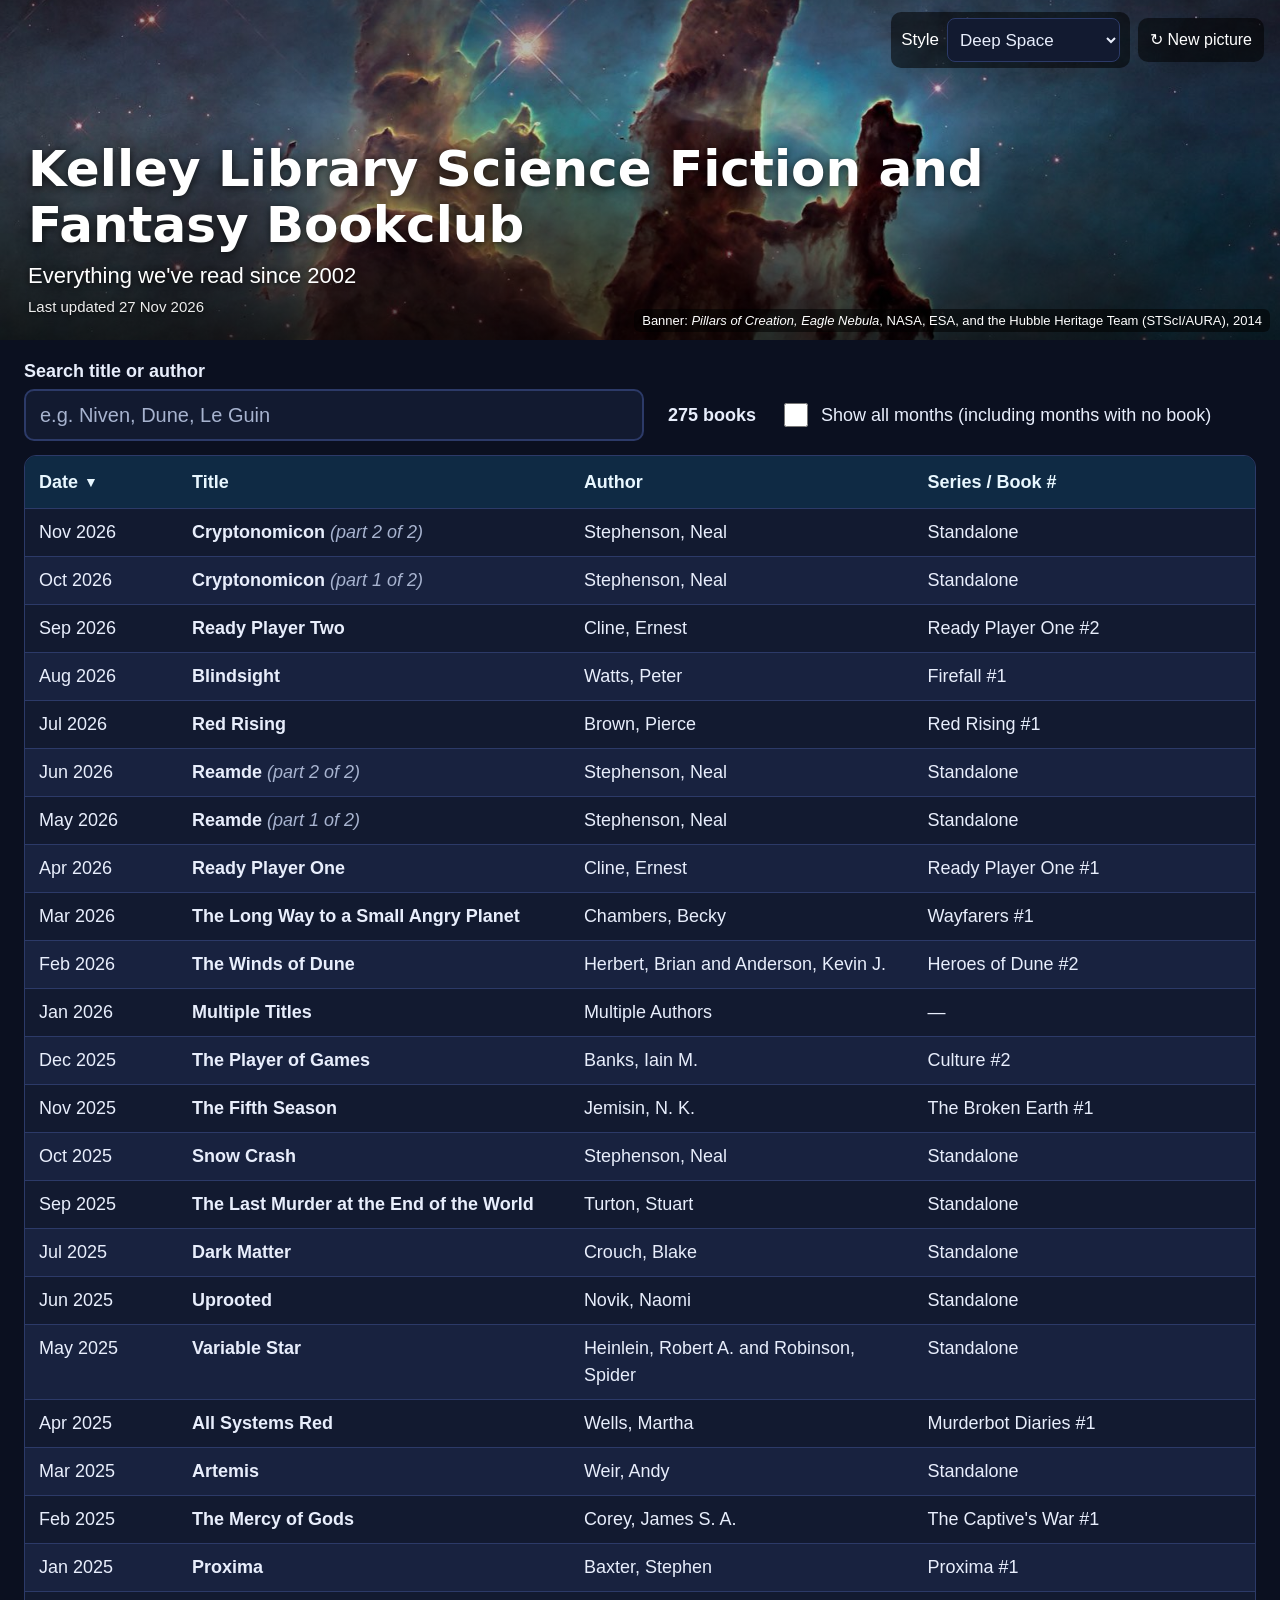
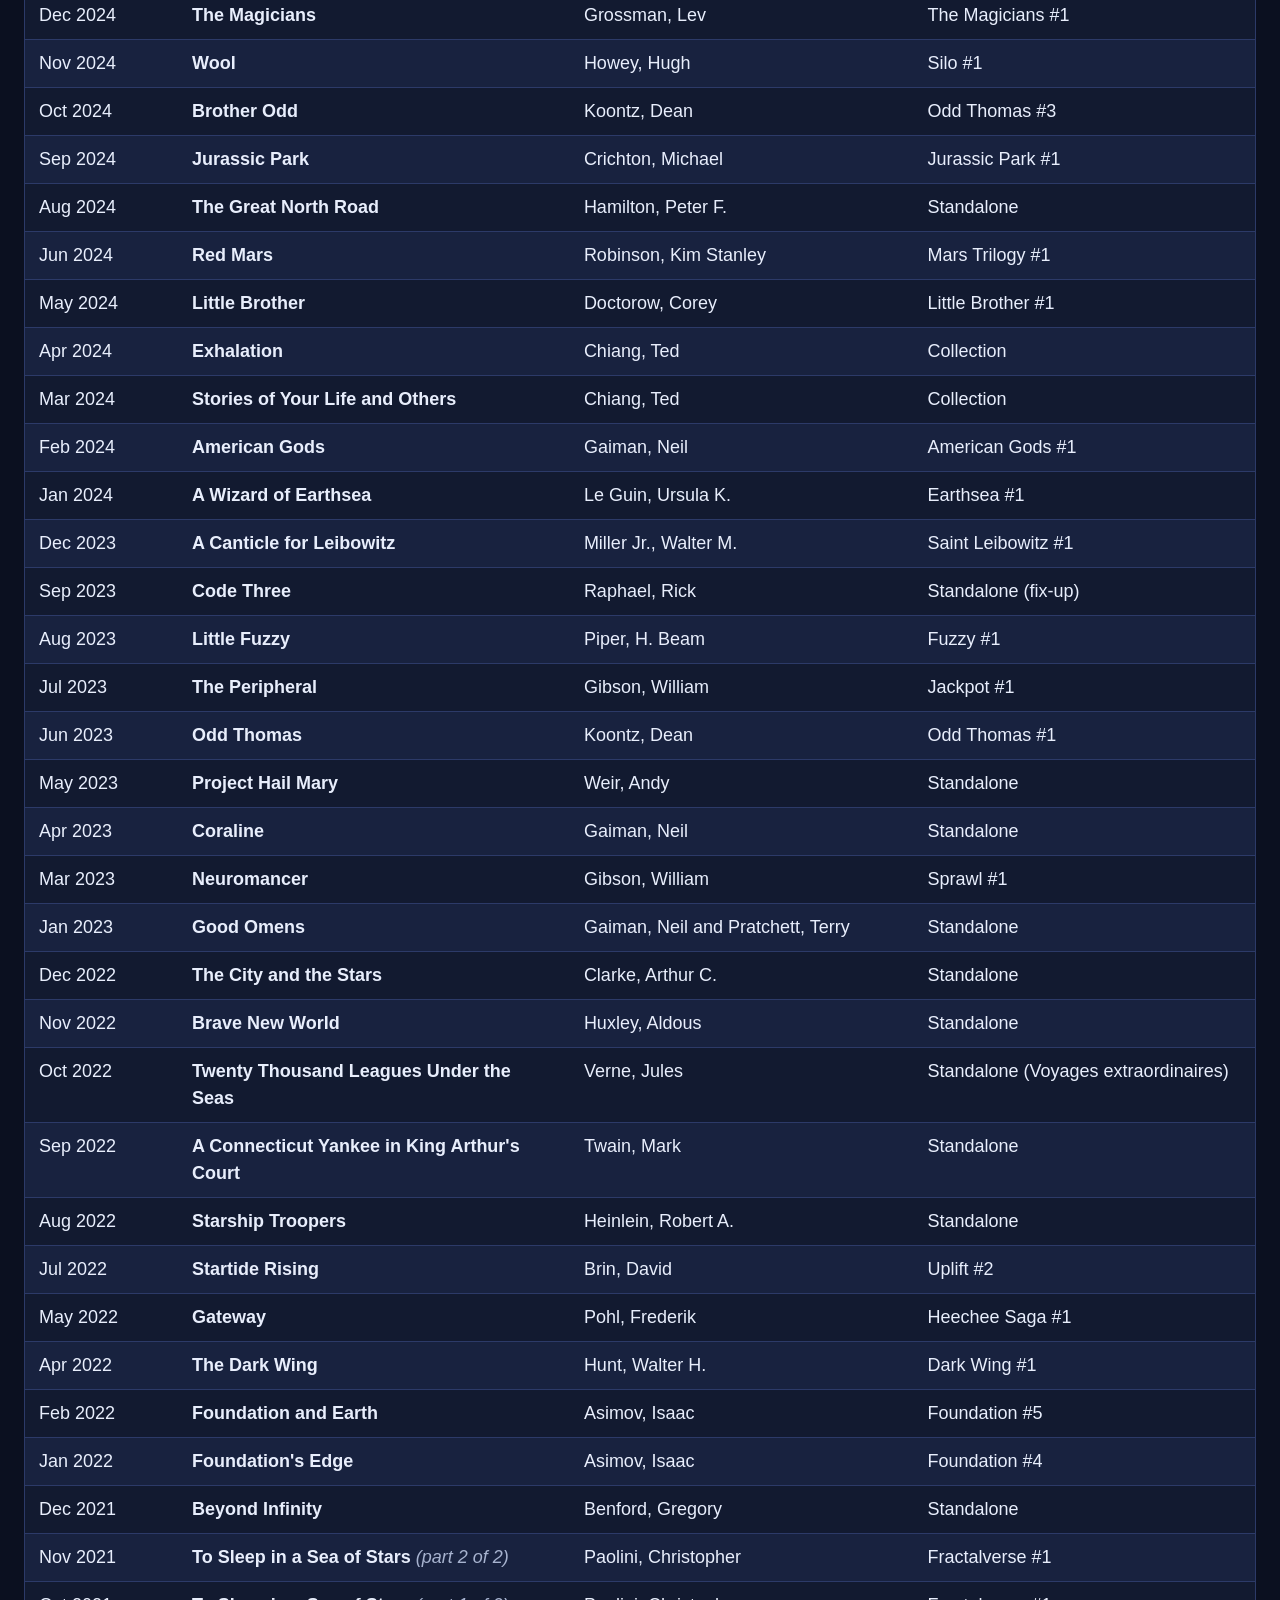
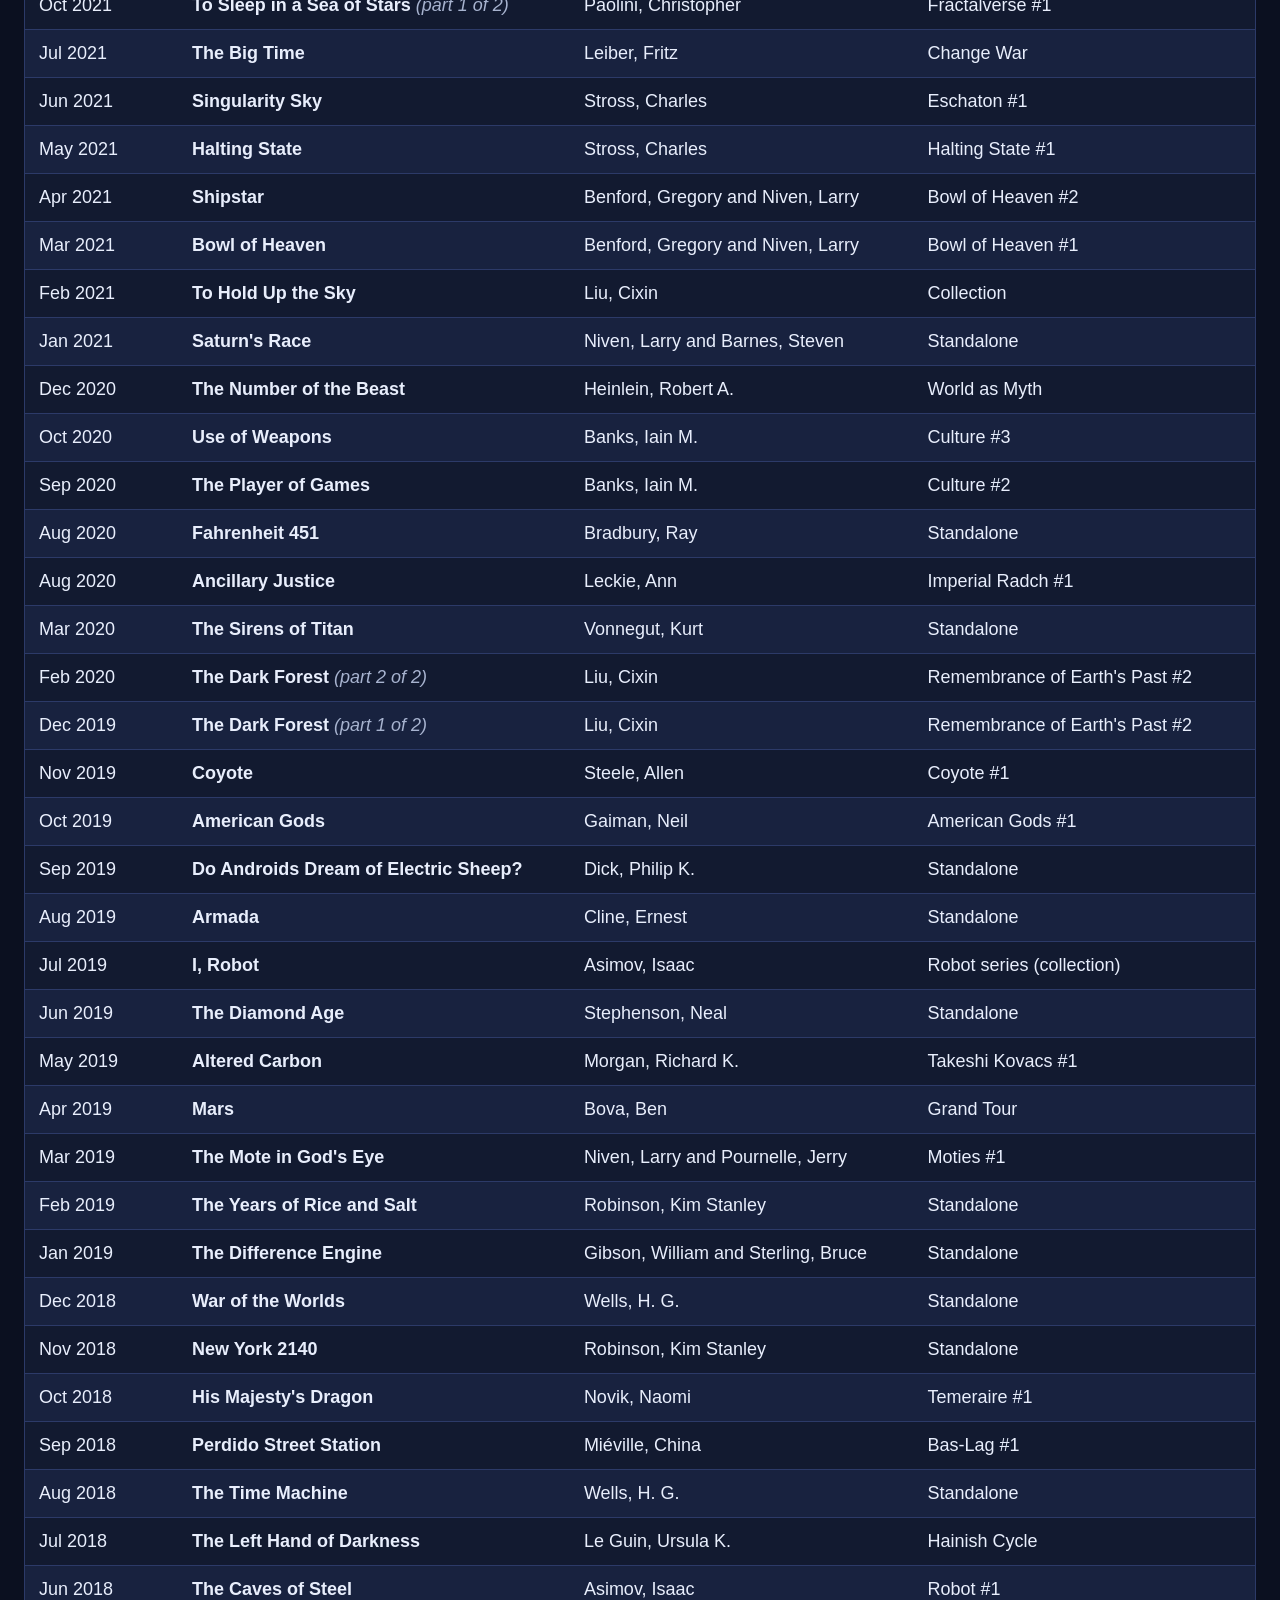
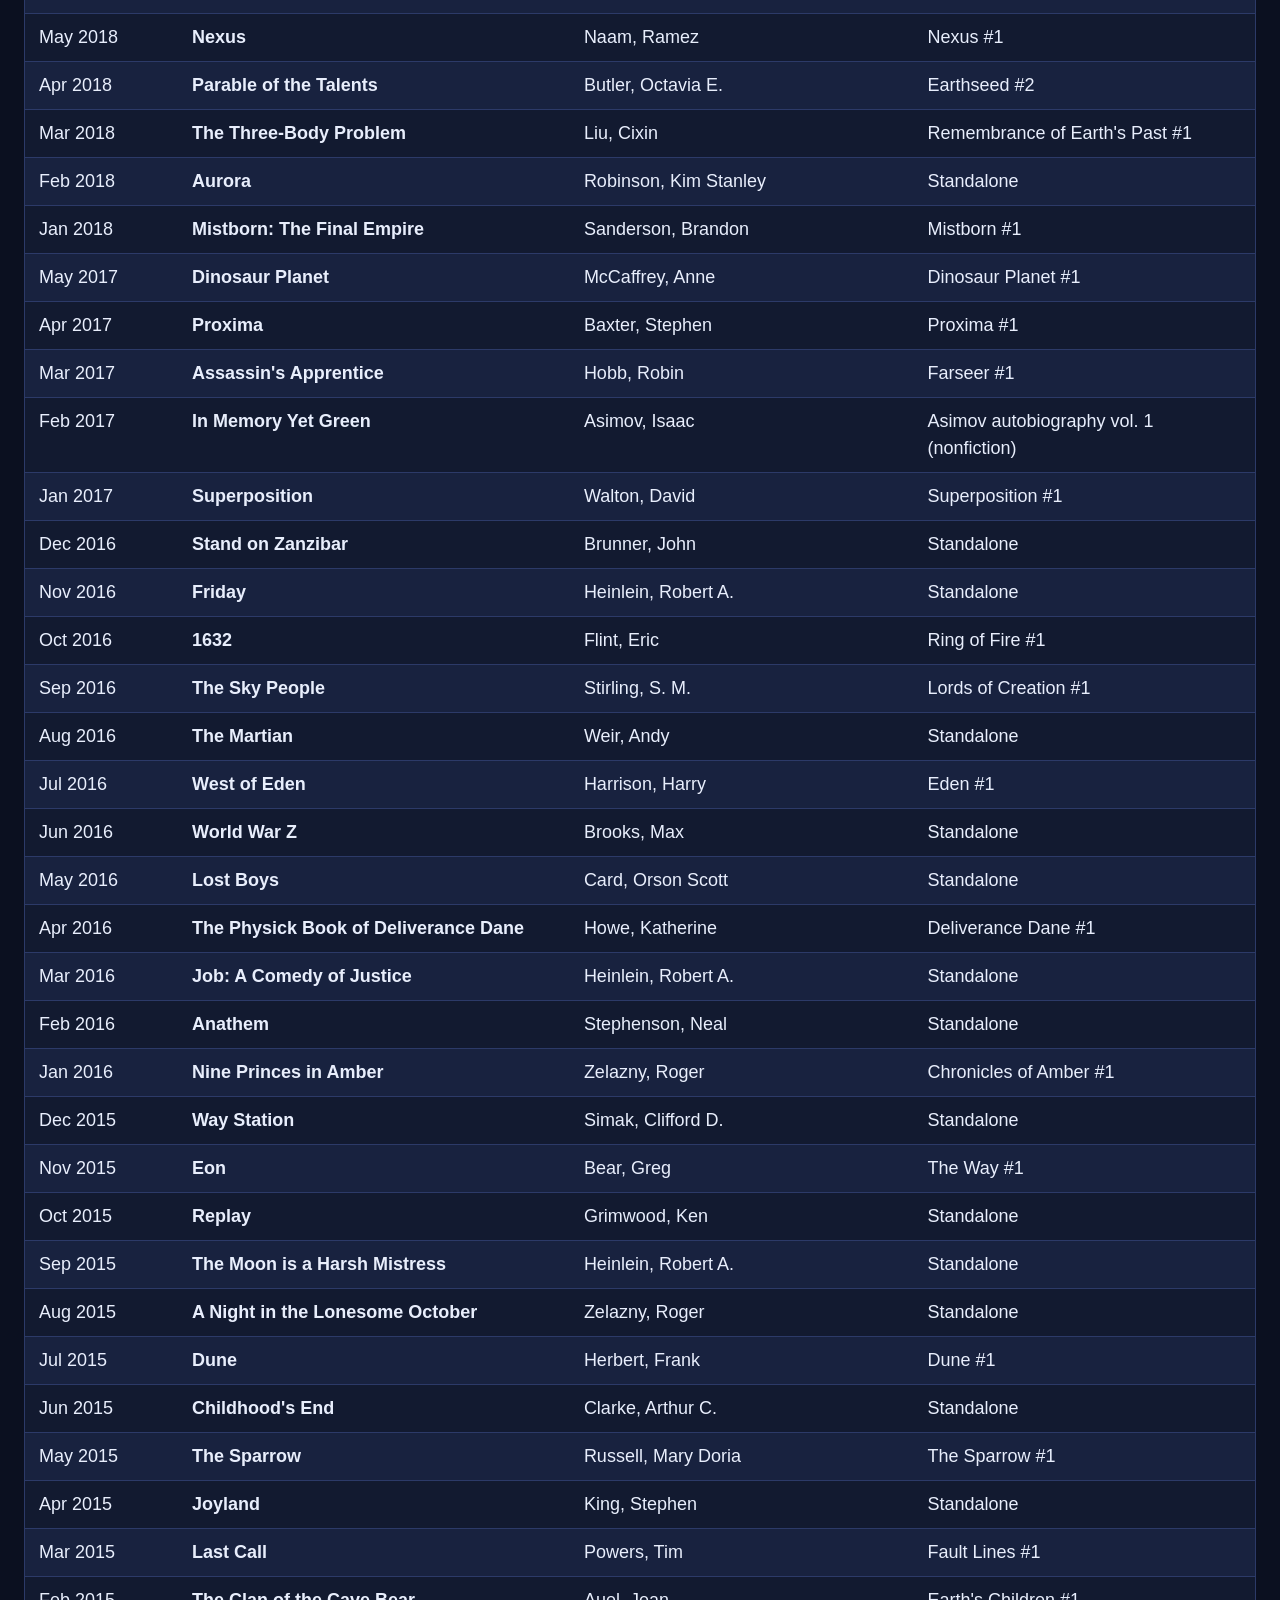
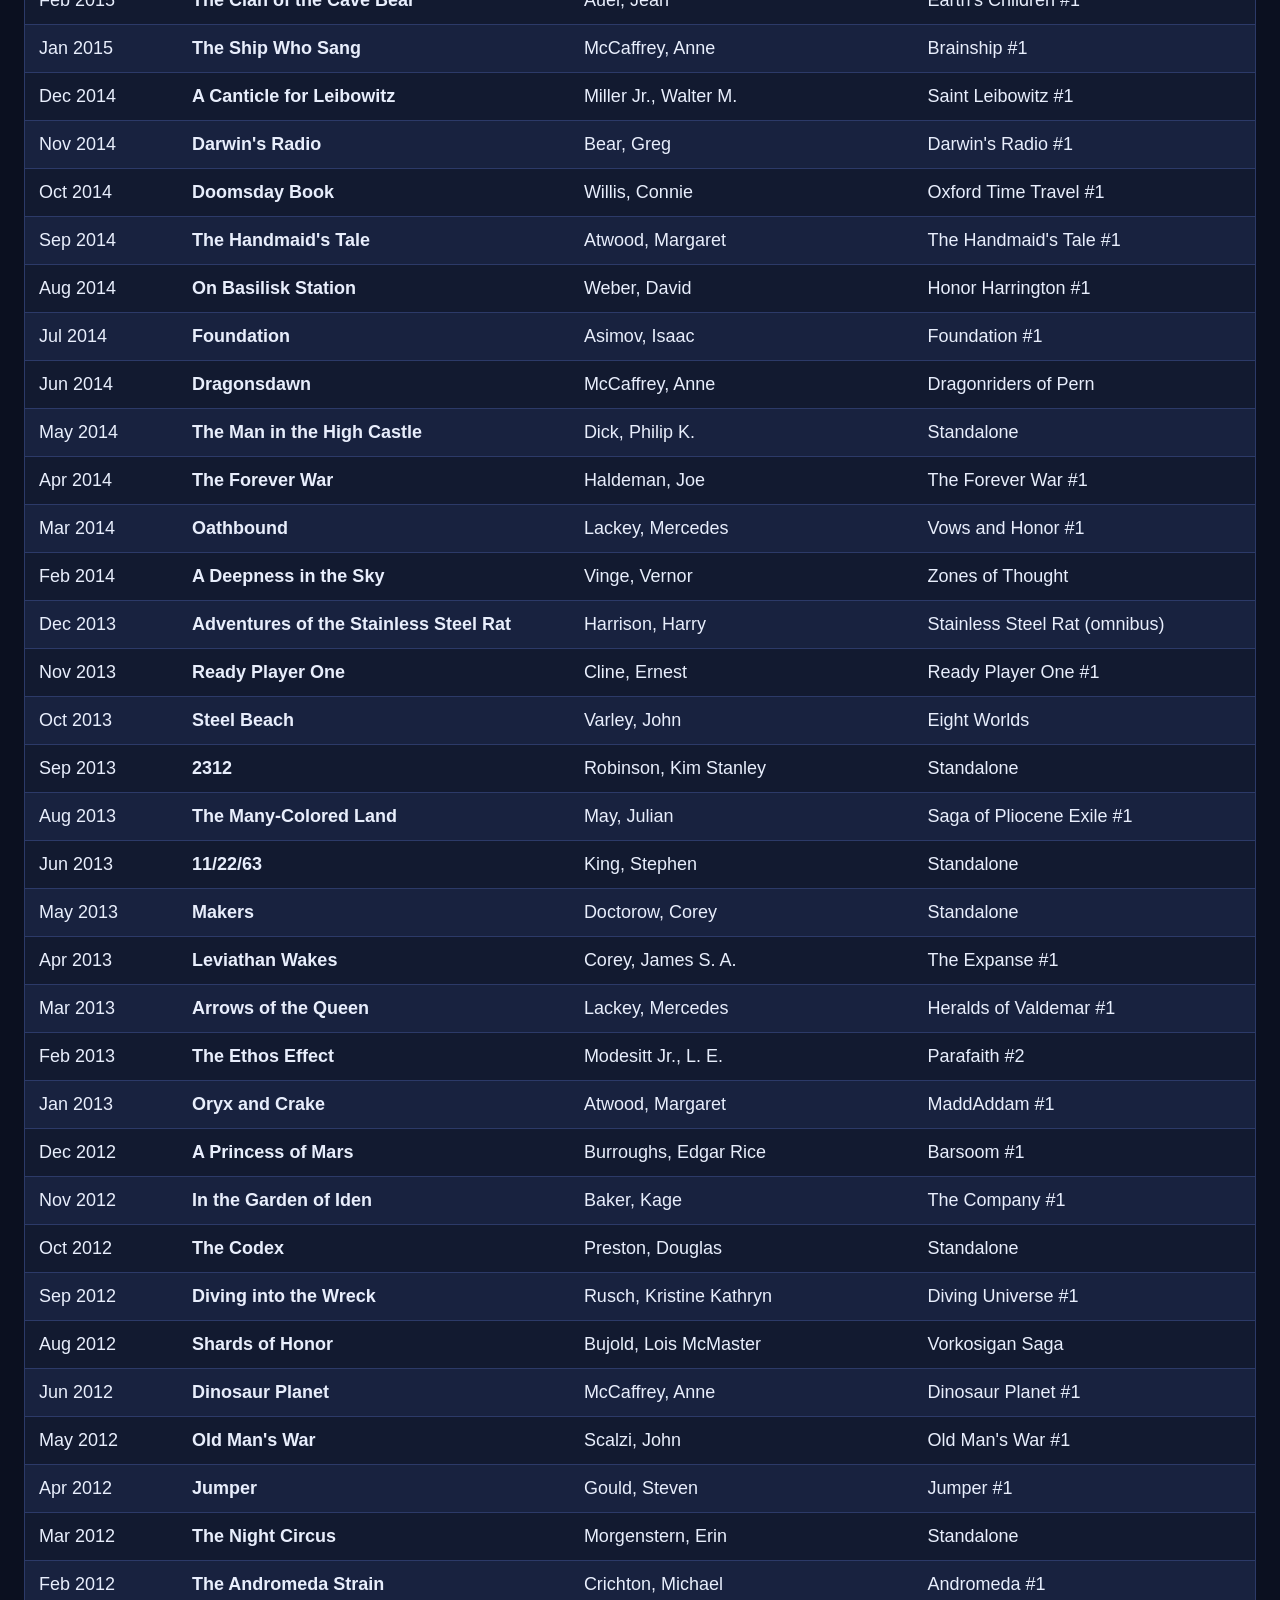
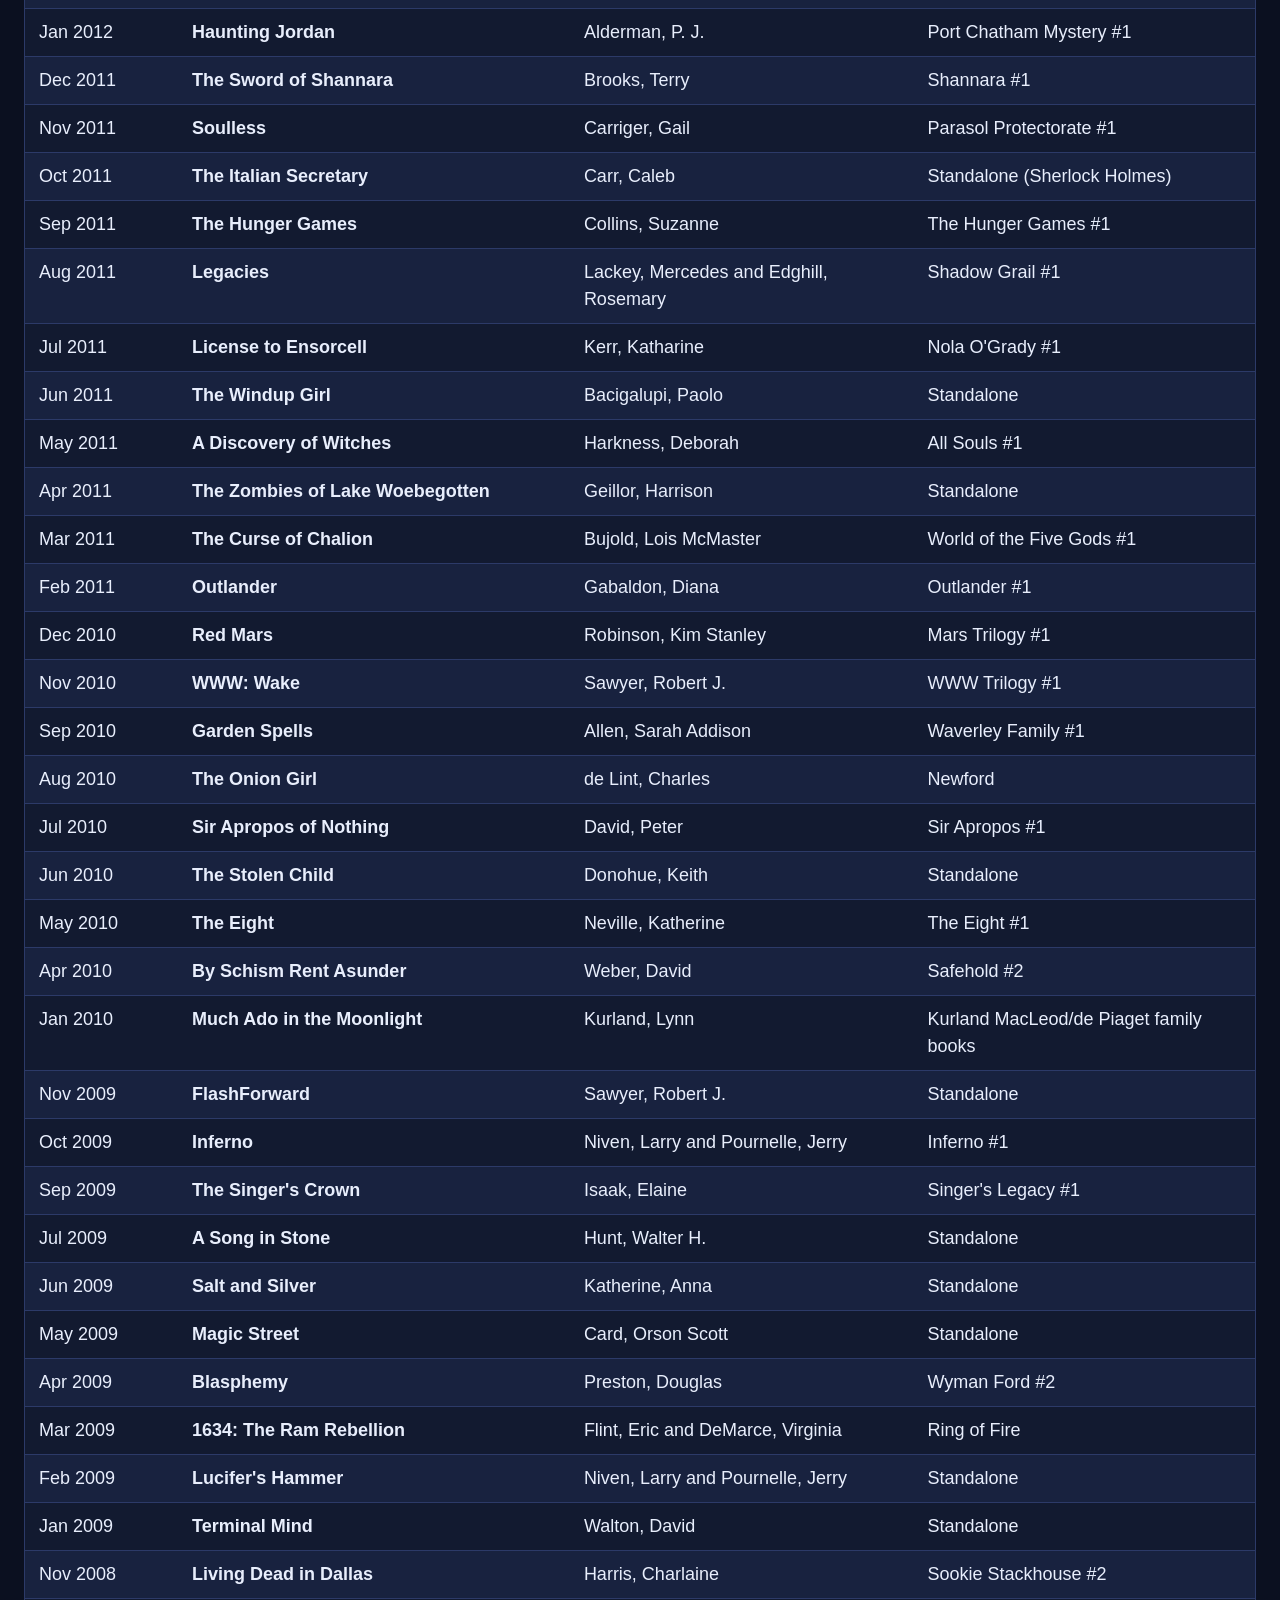
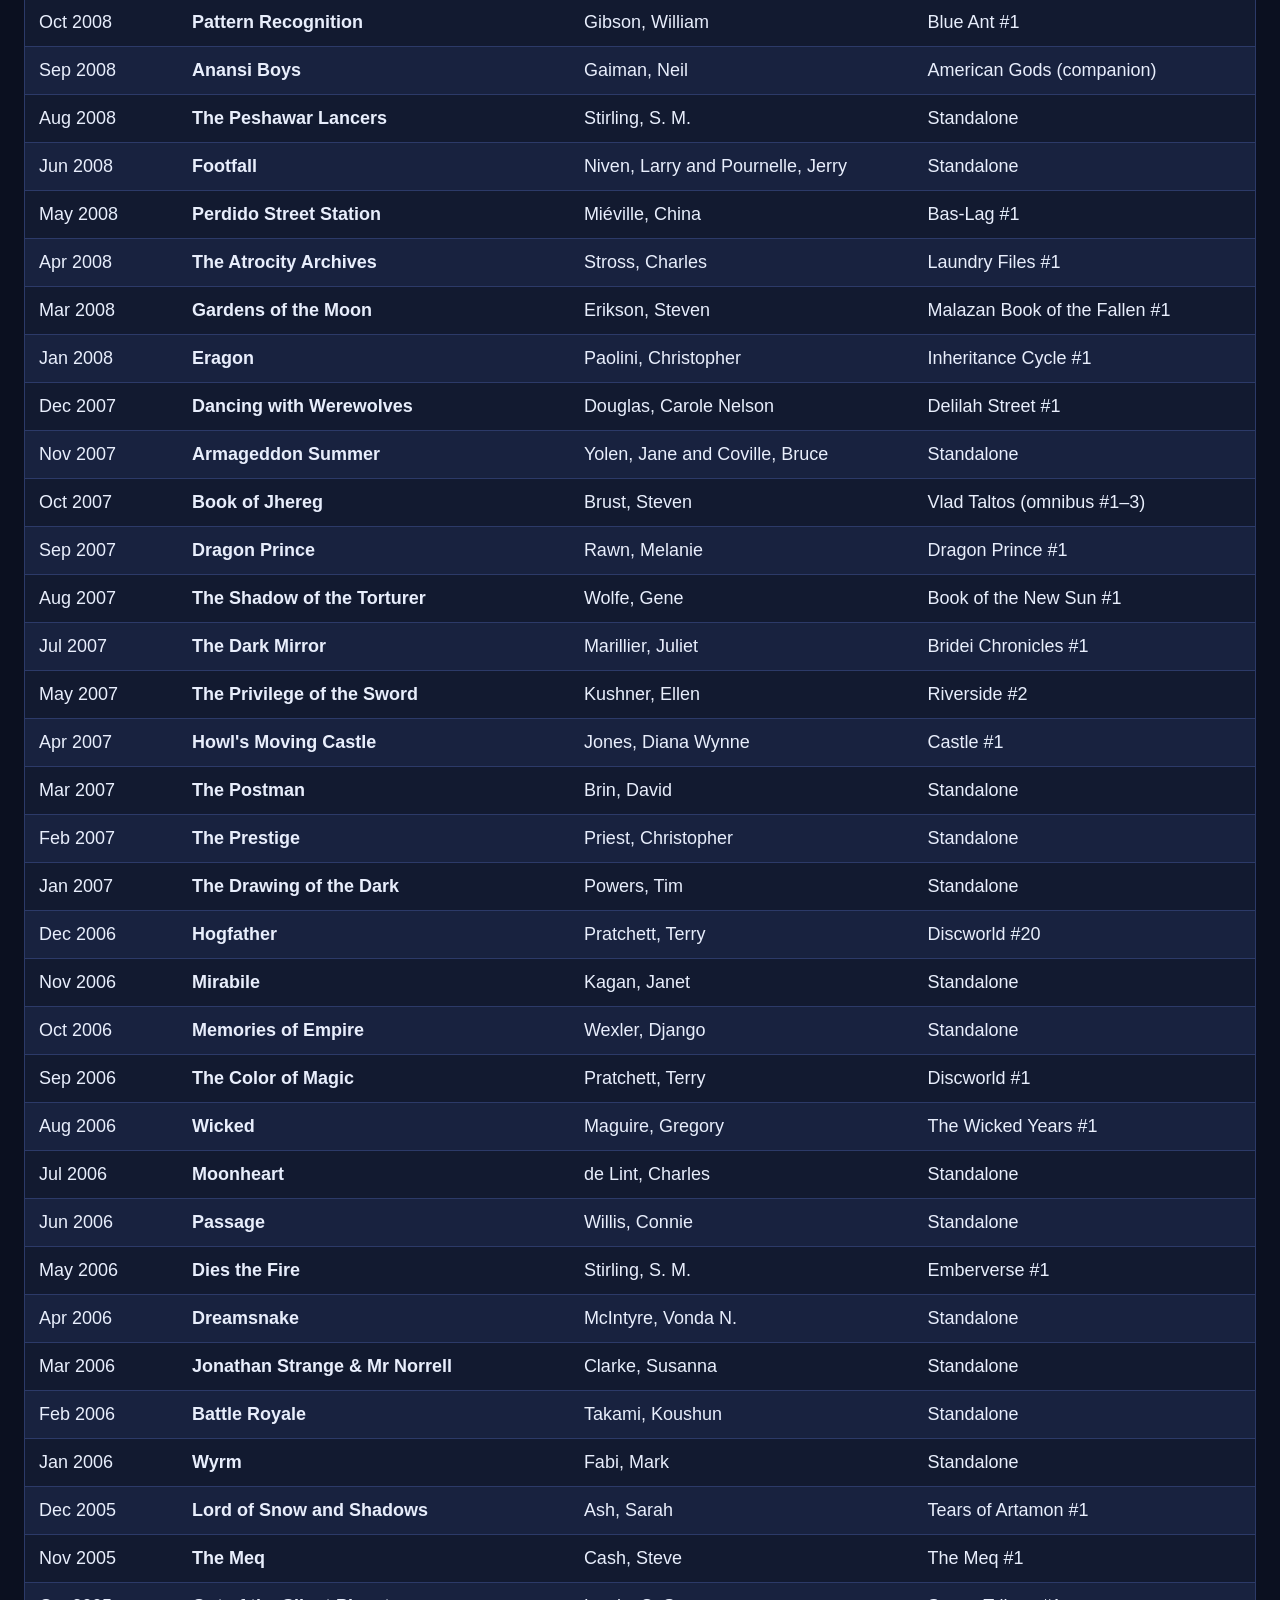
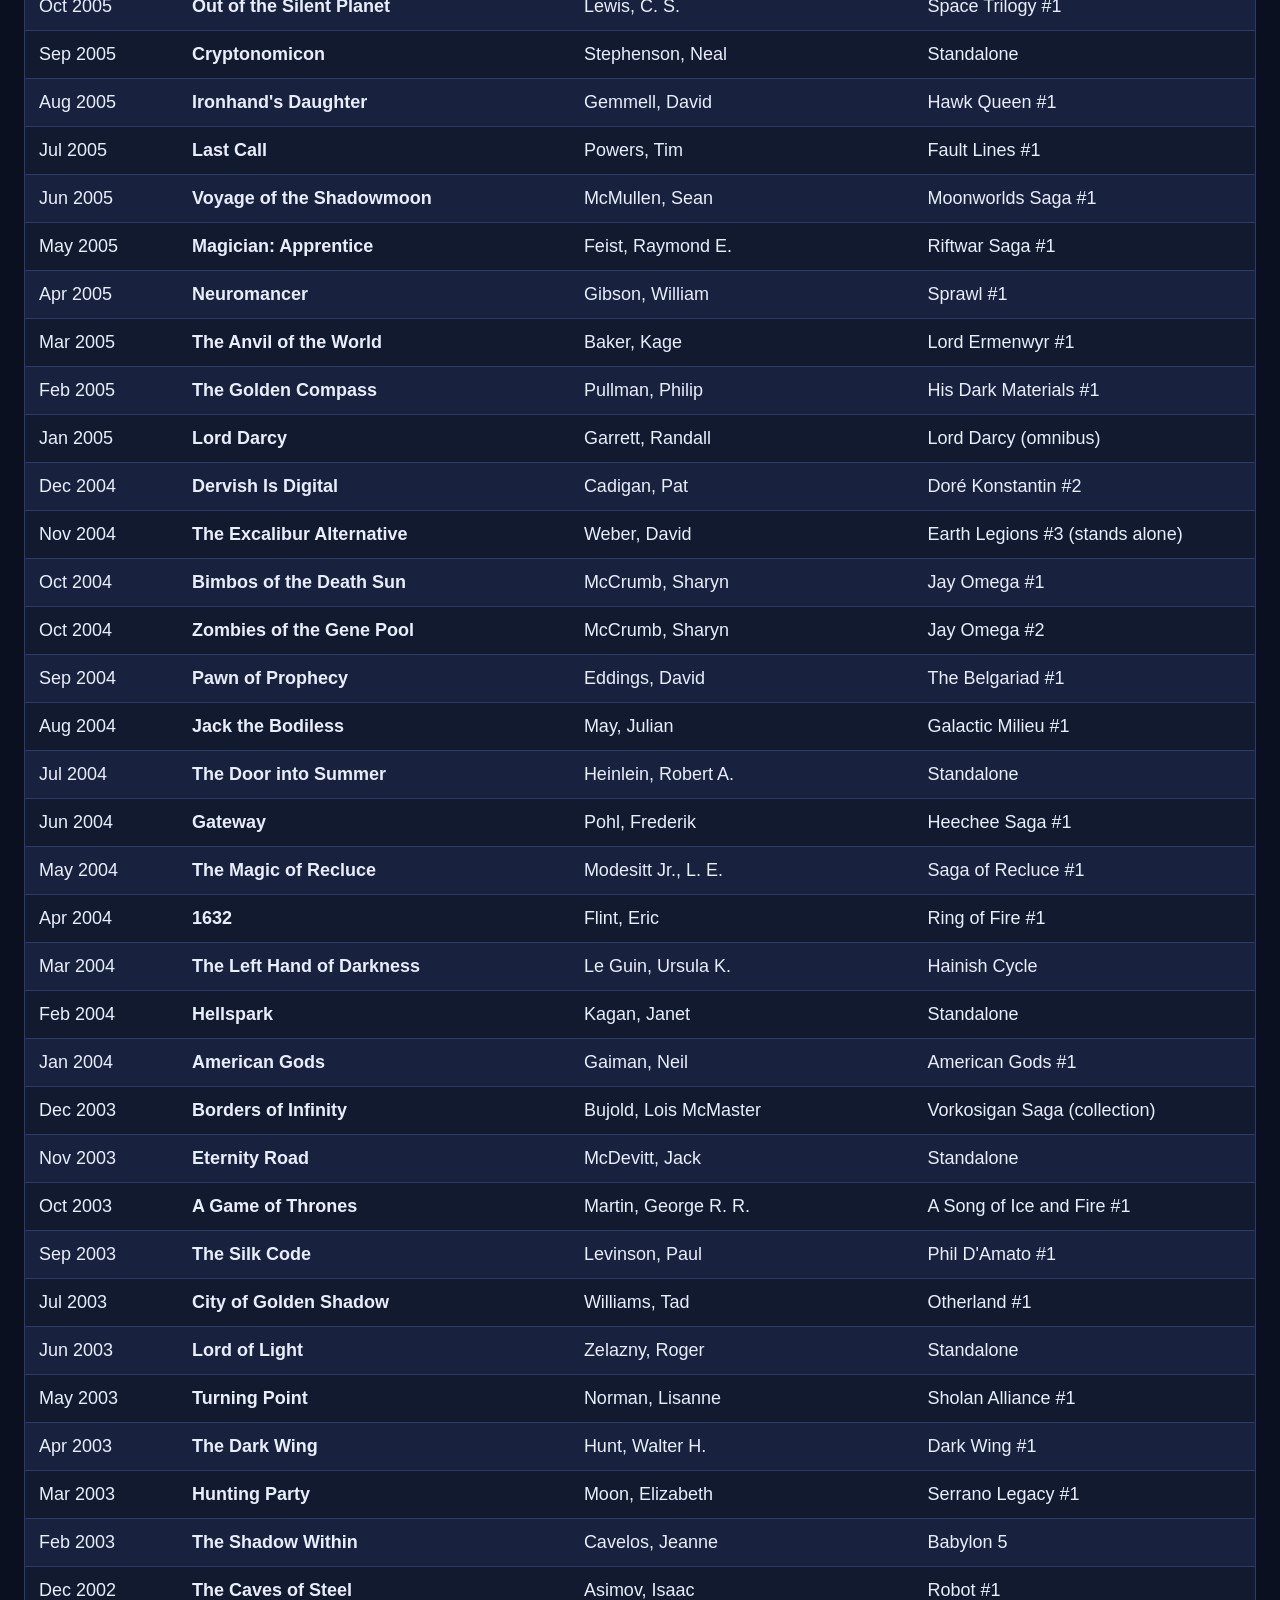
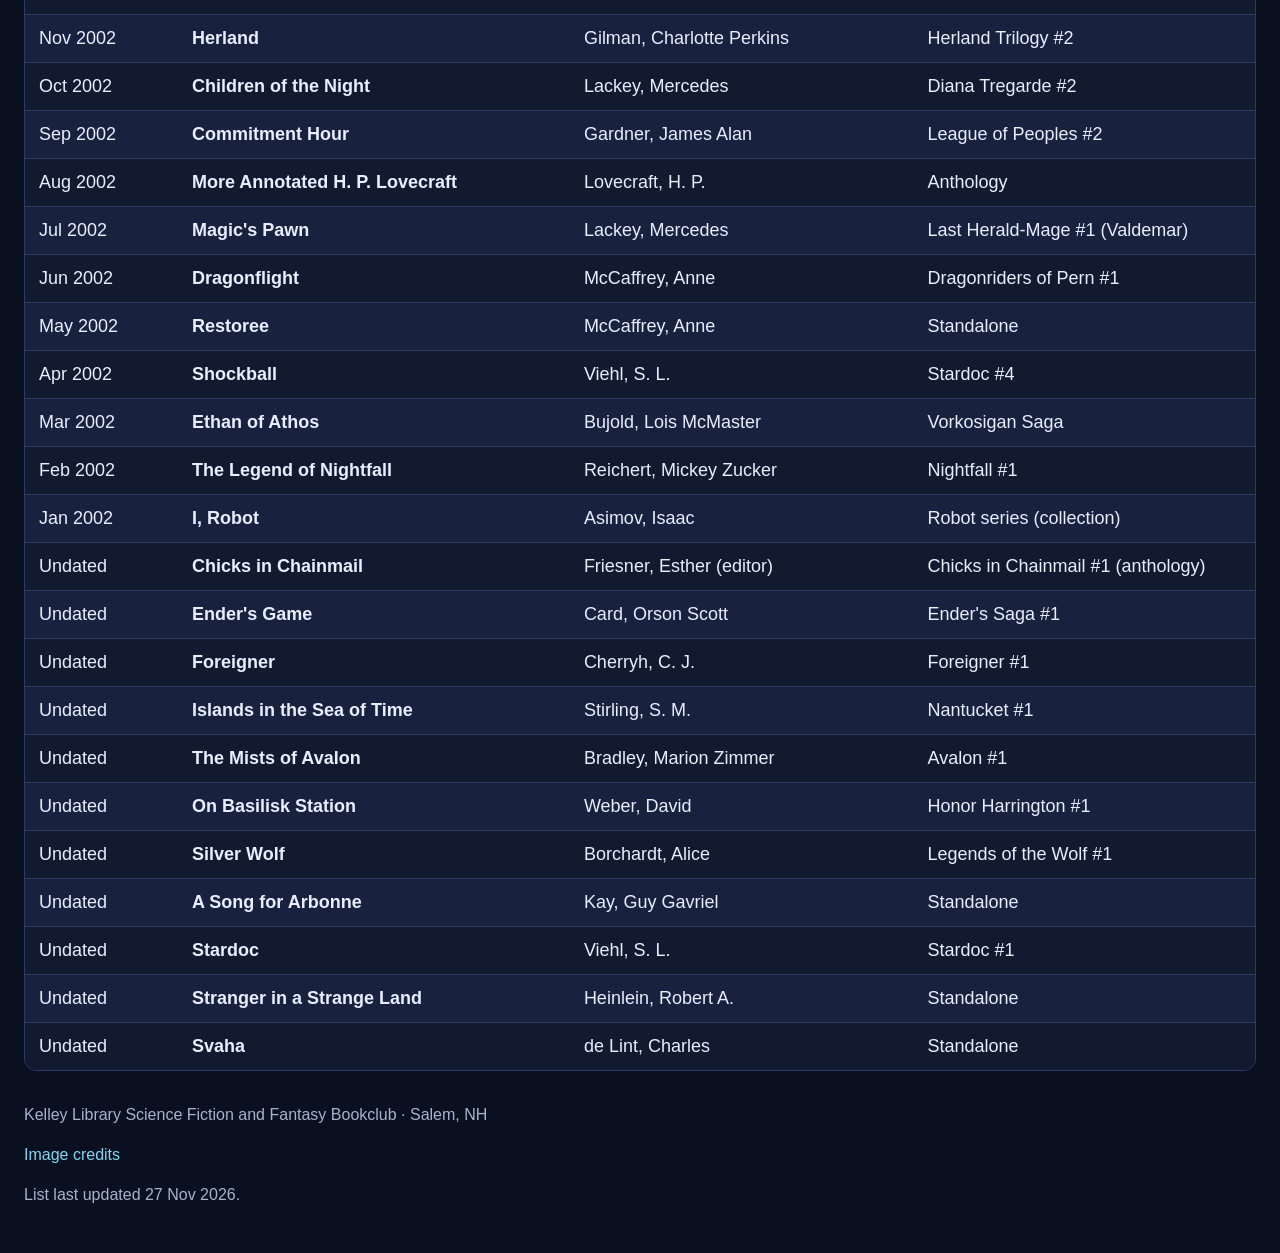
<file: docs/index.html>
<!DOCTYPE html>
<html lang="en" data-theme="deep-space">
<head>
<meta charset="utf-8">
<meta name="viewport" content="width=device-width, initial-scale=1">
<meta name="robots" content="noindex, nofollow">
<meta name="referrer" content="no-referrer">
<title>Kelley Library Science Fiction and Fantasy Bookclub</title>
<link rel="stylesheet" href="css/style.css">
<script>
  // Apply the saved theme before the page draws, so it doesn't flash.
  (function () {
    var t = null;
    try { t = localStorage.getItem("sff-theme"); } catch (e) {}
    if (!t && window.matchMedia &&
        (matchMedia("(prefers-contrast: more)").matches || matchMedia("(prefers-reduced-motion: reduce)").matches)) {
      t = "library-classic";
    }
    if (t) document.documentElement.setAttribute("data-theme", t);
  })();
</script>
</head>
<body>
<header class="banner" id="banner">
  <div class="banner-img" id="bannerA" aria-hidden="true"></div>
  <div class="banner-img" id="bannerB" aria-hidden="true"></div>
  <div class="banner-shade" aria-hidden="true"></div>
  <div class="banner-top">
    <label class="style-picker">
      <span>Style</span>
      <select id="themeSelect">
        <option value="deep-space">Deep Space</option>
        <option value="enchanted-forest">Enchanted Forest</option>
        <option value="retro-pulp">Retro Pulp</option>
        <option value="library-classic">Library Classic</option>
      </select>
    </label>
    <button type="button" class="shuffle" id="shuffle" title="Show another picture">↻ New picture</button>
  </div>
  <div class="banner-text">
    <h1>Kelley Library Science Fiction and Fantasy Bookclub</h1>
    <p class="subtitle">Everything we've read since 2002</p>
    <p class="updated" id="updated"></p>
  </div>
  <a class="banner-credit" id="bannerCredit" href="#credits" hidden></a>
</header>

<main>
  <div class="controls">
    <div class="search-wrap">
      <label for="search" class="search-label">Search title or author</label>
      <div class="search-box">
        <input type="search" id="search" autocomplete="off" spellcheck="false"
               placeholder="e.g. Niven, Dune, Le Guin" aria-describedby="count">
        <button type="button" id="clear" class="clear" aria-label="Clear search" hidden>×</button>
      </div>
    </div>
    <p class="count" id="count" aria-live="polite">Loading…</p>
    <label class="show-all"><input type="checkbox" id="showAll"> Show all months (including months with no book)</label>
  </div>

  <div class="table-wrap">
    <table id="books">
      <thead>
        <tr>
          <th scope="col" class="col-date" aria-sort="descending"><button type="button" data-key="date">Date <span class="arrow" aria-hidden="true">▼</span></button></th>
          <th scope="col" class="col-title" aria-sort="none"><button type="button" data-key="title">Title <span class="arrow" aria-hidden="true"></span></button></th>
          <th scope="col" class="col-author" aria-sort="none"><button type="button" data-key="author">Author <span class="arrow" aria-hidden="true"></span></button></th>
          <th scope="col" class="col-series" aria-sort="none"><button type="button" data-key="series">Series / Book # <span class="arrow" aria-hidden="true"></span></button></th>
        </tr>
      </thead>
      <tbody id="rows"></tbody>
    </table>
    <p class="empty" id="empty" hidden></p>
  </div>
</main>

<footer>
  <p>Kelley Library Science Fiction and Fantasy Bookclub · Salem, NH</p>
  <details id="credits">
    <summary>Image credits</summary>
    <ul id="creditList"></ul>
  </details>
  <p class="built" id="built"></p>
</footer>

<script src="data/books.js"></script>
<script src="images/images.js"></script>
<script src="js/app.js"></script>
</body>
</html>
</file>
<file: docs/css/style.css>
/* Kelley Library Science Fiction and Fantasy Bookclub
   Themes are blocks of CSS custom properties. Colors must be 6-digit hex so
   tests/test_contrast.py can check them. To add a theme, copy one block,
   change the colors, add an <option> in index.html and a pool in images.json. */

/* THEMES-START */
[data-theme="deep-space"] {
  --bg: #0b1020;
  --surface: #121a30;
  --stripe: #18223f;
  --hover: #22305a;
  --text: #e8eefc;
  --muted: #a7b3cf;
  --border: #2c3a68;
  --header-bg: #0f2a44;
  --header-text: #e8f7ff;
  --accent: #39c6e6;
  --accent-text: #06121f;
  --link: #7fd8f0;
  --mark-bg: #f5b942;
  --mark-text: #1a1200;
  --banner-fallback: radial-gradient(ellipse at 20% 30%, #3b2a7a 0%, transparent 55%), radial-gradient(ellipse at 80% 70%, #0f5a73 0%, transparent 50%), #070b18;
  --heading-font: "Avenir Next", "Futura", "Segoe UI", system-ui, sans-serif;
  --heading-weight: 700;
}
[data-theme="enchanted-forest"] {
  --bg: #ebe0c2;
  --surface: #fbf6e9;
  --stripe: #f1e6ca;
  --hover: #e4d3a6;
  --text: #1f2a1c;
  --muted: #4f5a43;
  --border: #c2ae7c;
  --header-bg: #1f4d2b;
  --header-text: #f8f1dc;
  --accent: #1f4d2b;
  --accent-text: #f8f1dc;
  --link: #2c5e2e;
  --mark-bg: #f2d16b;
  --mark-text: #1f1a05;
  --banner-fallback: linear-gradient(160deg, #0f2e1a 0%, #2f5a2a 55%, #8a7a2a 100%);
  --heading-font: "Palatino", "Palatino Linotype", "Book Antiqua", Georgia, serif;
  --heading-weight: 700;
}
[data-theme="retro-pulp"] {
  --bg: #f6edd6;
  --surface: #fffaf0;
  --stripe: #f5e8c8;
  --hover: #f0d98e;
  --text: #241a14;
  --muted: #5a4a3c;
  --border: #d8c49a;
  --header-bg: #a52a24;
  --header-text: #fff7e6;
  --accent: #1f7a7a;
  --accent-text: #ffffff;
  --link: #155f63;
  --mark-bg: #e8b923;
  --mark-text: #241a14;
  --banner-fallback: repeating-linear-gradient(135deg, #b8312a 0 40px, #c9452c 40px 80px);
  --heading-font: "Rockwell", "American Typewriter", "Courier New", serif;
  --heading-weight: 700;
}
[data-theme="library-classic"] {
  --bg: #f7f5f0;
  --surface: #ffffff;
  --stripe: #f2efe8;
  --hover: #e9e3d6;
  --text: #1c1c1c;
  --muted: #4a4a4a;
  --border: #cfc8b8;
  --header-bg: #3a3a3a;
  --header-text: #ffffff;
  --accent: #7a1f2e;
  --accent-text: #ffffff;
  --link: #7a1f2e;
  --mark-bg: #ffe08a;
  --mark-text: #1c1c1c;
  --banner-fallback: linear-gradient(180deg, #4a3b2e 0%, #2a211a 100%);
  --heading-font: "Baskerville", "Baskerville Old Face", Georgia, serif;
  --heading-weight: 600;
}
/* THEMES-END */

* { box-sizing: border-box; }
html { -webkit-text-size-adjust: 100%; }
body {
  margin: 0;
  background: var(--bg);
  color: var(--text);
  font: 18px/1.5 -apple-system, BlinkMacSystemFont, "Segoe UI", Helvetica, Arial, sans-serif;
  transition: background-color .3s, color .3s;
}
a { color: var(--link); }
:focus-visible { outline: 3px solid var(--accent); outline-offset: 2px; }

/* ---------- Banner ---------- */
.banner {
  position: relative;
  min-height: clamp(200px, 28vw, 340px);
  display: flex;
  flex-direction: column;
  justify-content: flex-end;
  overflow: hidden;
  background: var(--banner-fallback);
  color: #fff;
}
.banner-img {
  position: absolute; inset: 0;
  background-size: cover;
  background-position: center;
  opacity: 0;
  transition: opacity .5s ease;
}
.banner-img.on { opacity: 1; }
.banner-shade {
  position: absolute; inset: 0;
  background: linear-gradient(180deg, rgba(0,0,0,.35) 0%, rgba(0,0,0,.15) 35%, rgba(0,0,0,.72) 100%);
}
.banner-top {
  position: absolute; top: 12px; right: 16px; z-index: 2;
}
.style-picker {
  display: flex; align-items: center; gap: 8px;
  background: rgba(0,0,0,.55); padding: 6px 10px; border-radius: 10px;
  font-size: 17px; color: #fff;
}
.banner-top { display: flex; gap: 8px; align-items: center; flex-wrap: wrap; justify-content: flex-end; }
.shuffle {
  font: inherit; font-size: 16px; min-height: 44px; padding: 4px 12px; border-radius: 10px;
  border: 0; background: rgba(0,0,0,.55); color: #fff; cursor: pointer;
}
.shuffle:hover { background: rgba(0,0,0,.75); }
.style-picker select {
  font: inherit; min-height: 44px; padding: 4px 8px; border-radius: 8px;
  border: 1px solid var(--border); background: var(--surface); color: var(--text);
}
.banner-text { position: relative; z-index: 1; padding: 64px 28px 22px; max-width: 1100px; }
.banner h1 {
  margin: 0; font-family: var(--heading-font); font-weight: var(--heading-weight);
  font-size: clamp(28px, 4.4vw, 50px); line-height: 1.12;
  text-shadow: 0 2px 8px rgba(0,0,0,.7);
}
.subtitle { margin: 6px 0 0; font-size: clamp(18px, 2vw, 22px); text-shadow: 0 1px 6px rgba(0,0,0,.8); }
.updated { margin: 4px 0 0; font-size: 15px; opacity: .92; text-shadow: 0 1px 4px rgba(0,0,0,.8); }
.banner-credit {
  position: absolute; right: 10px; bottom: 8px; z-index: 2;
  font-size: 13px; color: #fff; background: rgba(0,0,0,.55);
  padding: 2px 8px; border-radius: 6px; text-decoration: none; max-width: 60%;
}
.banner-credit:hover { text-decoration: underline; }

/* ---------- Controls ---------- */
main { padding: 18px 24px 8px; max-width: 1400px; margin: 0 auto; }
.controls { display: flex; flex-wrap: wrap; align-items: flex-end; gap: 10px 24px; margin-bottom: 14px; }
.search-wrap { flex: 1 1 380px; max-width: 620px; }
.search-label { display: block; font-weight: 600; margin-bottom: 4px; }
.search-box { position: relative; }
#search {
  width: 100%; font: inherit; font-size: 20px; min-height: 52px;
  padding: 8px 52px 8px 14px; border-radius: 10px;
  border: 2px solid var(--border); background: var(--surface); color: var(--text);
  -webkit-appearance: none; appearance: none;
}
#search::-webkit-search-cancel-button { -webkit-appearance: none; }
#search::placeholder { color: var(--muted); opacity: 1; }
#search:focus { border-color: var(--accent); outline: none; box-shadow: 0 0 0 3px color-mix(in srgb, var(--accent) 35%, transparent); }
.clear {
  position: absolute; right: 4px; top: 50%; transform: translateY(-50%);
  width: 44px; height: 44px; border: 0; border-radius: 8px;
  background: transparent; color: var(--muted); font-size: 28px; line-height: 1; cursor: pointer;
}
.clear:hover { background: var(--hover); color: var(--text); }
.count { margin: 0 0 12px; font-weight: 600; }
.show-all { display: flex; align-items: center; gap: 10px; min-height: 44px; margin-bottom: 4px; cursor: pointer; }
.show-all input { width: 24px; height: 24px; accent-color: var(--accent); }

/* ---------- Table ---------- */
.table-wrap { background: var(--surface); border: 1px solid var(--border); border-radius: 12px; }
table { width: 100%; border-collapse: separate; border-spacing: 0; }
thead th {
  position: sticky; top: 0; z-index: 3;
  background: var(--header-bg); color: var(--header-text);
  text-align: left; padding: 0; font-weight: 700;
}
thead th:first-child { border-top-left-radius: 11px; }
thead th:last-child { border-top-right-radius: 11px; }
thead button {
  all: unset; box-sizing: border-box; display: flex; align-items: center; gap: 6px;
  width: 100%; min-height: 52px; padding: 8px 14px; cursor: pointer;
}
thead button:hover { text-decoration: underline; }
thead button:focus-visible { outline: 3px solid var(--mark-bg); outline-offset: -3px; }
.arrow { font-size: 14px; min-width: 1em; }
tbody td { padding: 10px 14px; border-top: 1px solid var(--border); vertical-align: top; background: var(--surface); }
tbody tr:nth-child(even) td { background: var(--stripe); }
tbody tr:hover td { background: var(--hover); }
td.col-date { white-space: nowrap; font-variant-numeric: tabular-nums; }
th.col-date { width: 8.5em; }
td.col-title { font-weight: 600; }
.part { font-weight: 400; font-style: italic; color: var(--muted); white-space: nowrap; }
tr.status td { color: var(--muted); font-style: italic; font-weight: 400; }
mark { background: var(--mark-bg); color: var(--mark-text); border-radius: 3px; padding: 0 1px; }
.empty { padding: 24px; margin: 0; font-size: 20px; text-align: center; }
tbody tr:last-child td:first-child { border-bottom-left-radius: 11px; }
tbody tr:last-child td:last-child { border-bottom-right-radius: 11px; }

/* ---------- Footer ---------- */
footer { max-width: 1400px; margin: 0 auto; padding: 18px 24px 40px; color: var(--muted); font-size: 16px; }
footer p { margin: 6px 0; }
footer summary { cursor: pointer; color: var(--link); min-height: 44px; display: flex; align-items: center; }
#creditList { padding-left: 20px; margin: 4px 0 10px; }
#creditList li { margin: 6px 0; }
#creditList .theme-name { font-weight: 700; color: var(--text); list-style: none; margin: 12px 0 2px -20px; }

/* ---------- Phones ---------- */
@media (max-width: 760px) {
  main { padding: 14px 10px 8px; }
  .banner-text { padding: 70px 16px 30px; }
  .banner-credit { max-width: 90%; }
  .table-wrap { overflow: auto; max-height: 78vh; }
  table { min-width: 680px; }
  /* Keep Date and Title visible while scrolling sideways. */
  th.col-date, td.col-date { position: sticky; left: 0; z-index: 2; width: 6.2em; min-width: 6.2em; }
  th.col-title, td.col-title { position: sticky; left: 6.2em; z-index: 2; min-width: 10em; box-shadow: 4px 0 6px -4px rgba(0,0,0,.35); }
  thead th.col-date, thead th.col-title { z-index: 4; }
  th.col-date button, td.col-date { padding-left: 10px; padding-right: 6px; }
}

/* ---------- Motion ---------- */
@media (prefers-reduced-motion: reduce) {
  .banner-img, body { transition: none; }
}

/* ---------- Printing: just the table, as filtered and sorted ---------- */
@media print {
  .banner, .controls, footer { display: none !important; }
  body { background: #fff; color: #000; font-size: 11pt; }
  main { padding: 0; max-width: none; }
  main::before { content: "Kelley Library Science Fiction and Fantasy Bookclub — reading list"; display: block; font-size: 14pt; font-weight: 700; margin-bottom: 8pt; }
  .table-wrap { border: 0; overflow: visible; max-height: none; }
  table { min-width: 0; }
  thead th { position: static; background: #fff !important; color: #000 !important; border-bottom: 2px solid #000; }
  thead button { min-height: 0; padding: 4pt 6pt; }
  .arrow { display: none; }
  tbody td { background: #fff !important; color: #000 !important; padding: 3pt 6pt; border-top: 1px solid #bbb; position: static !important; box-shadow: none !important; }
  tr { break-inside: avoid; }
  mark { background: none; color: inherit; font-weight: 700; }
}
</file>
